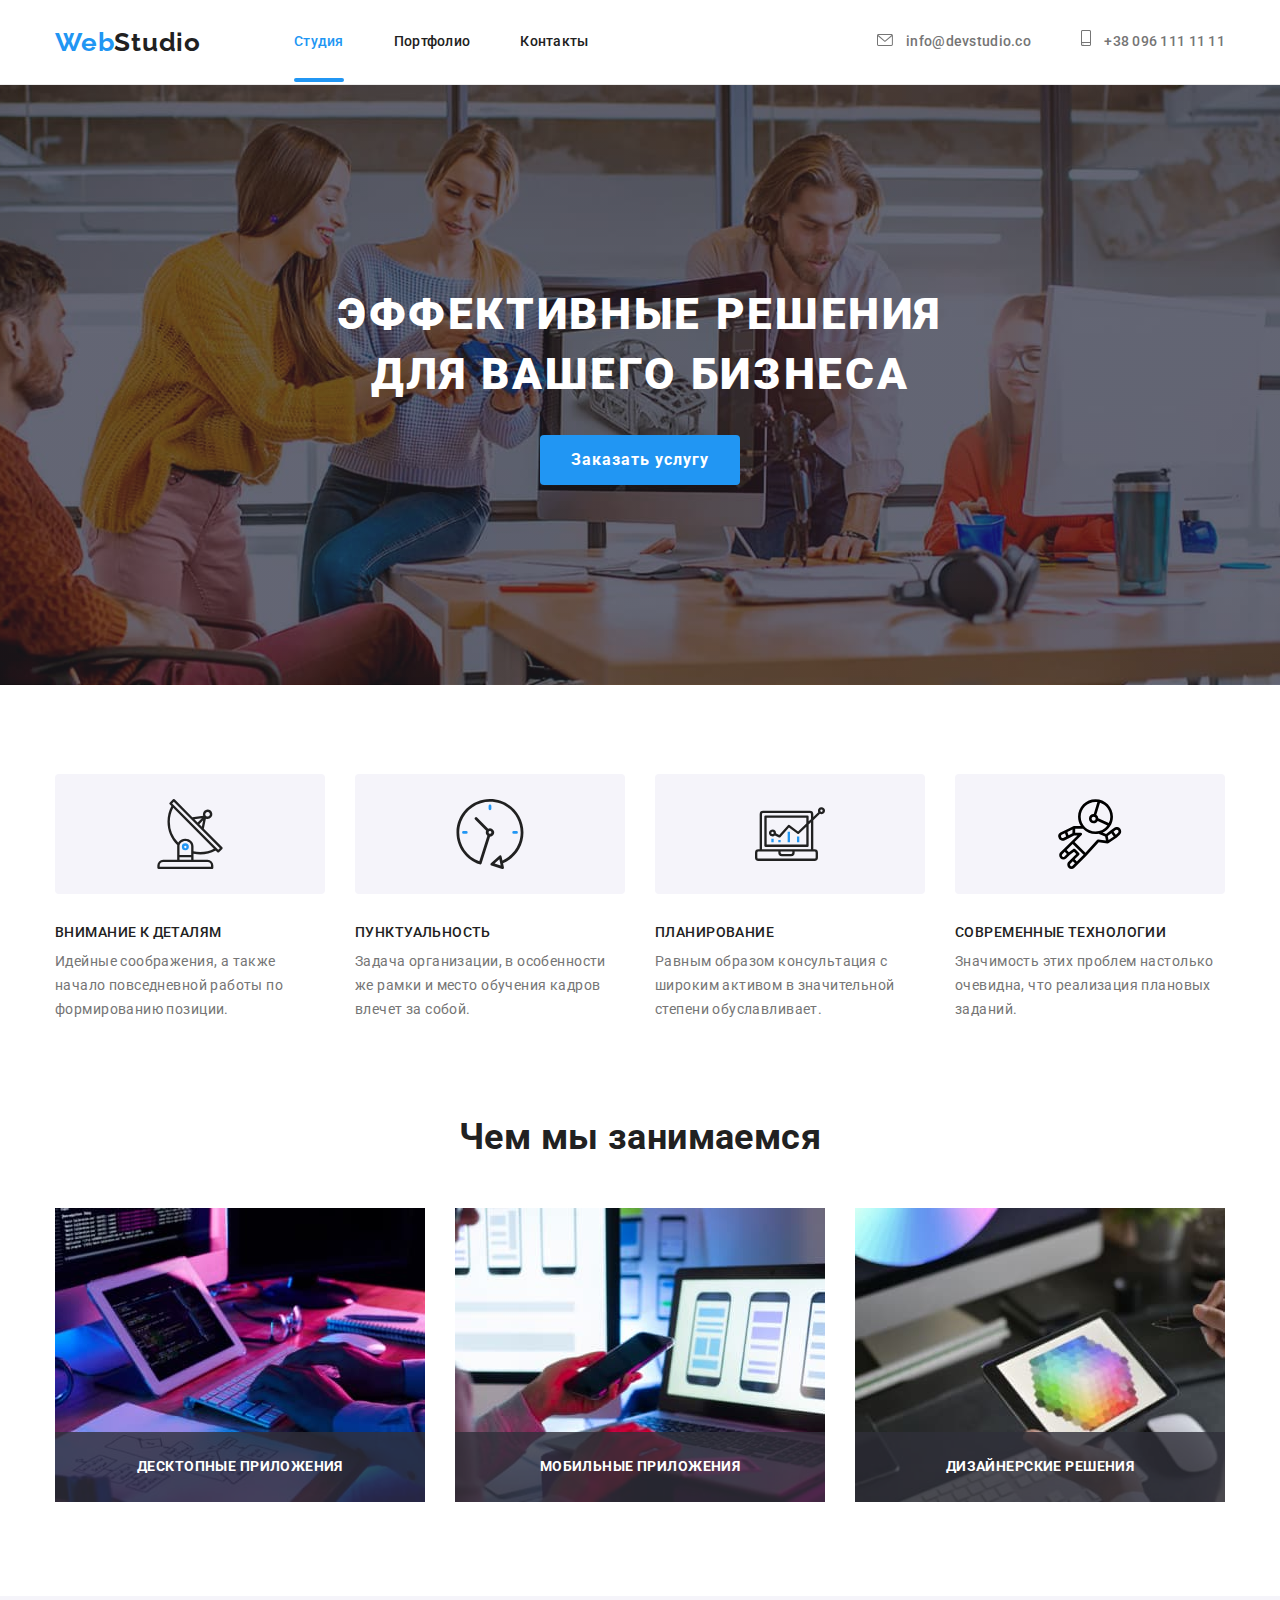
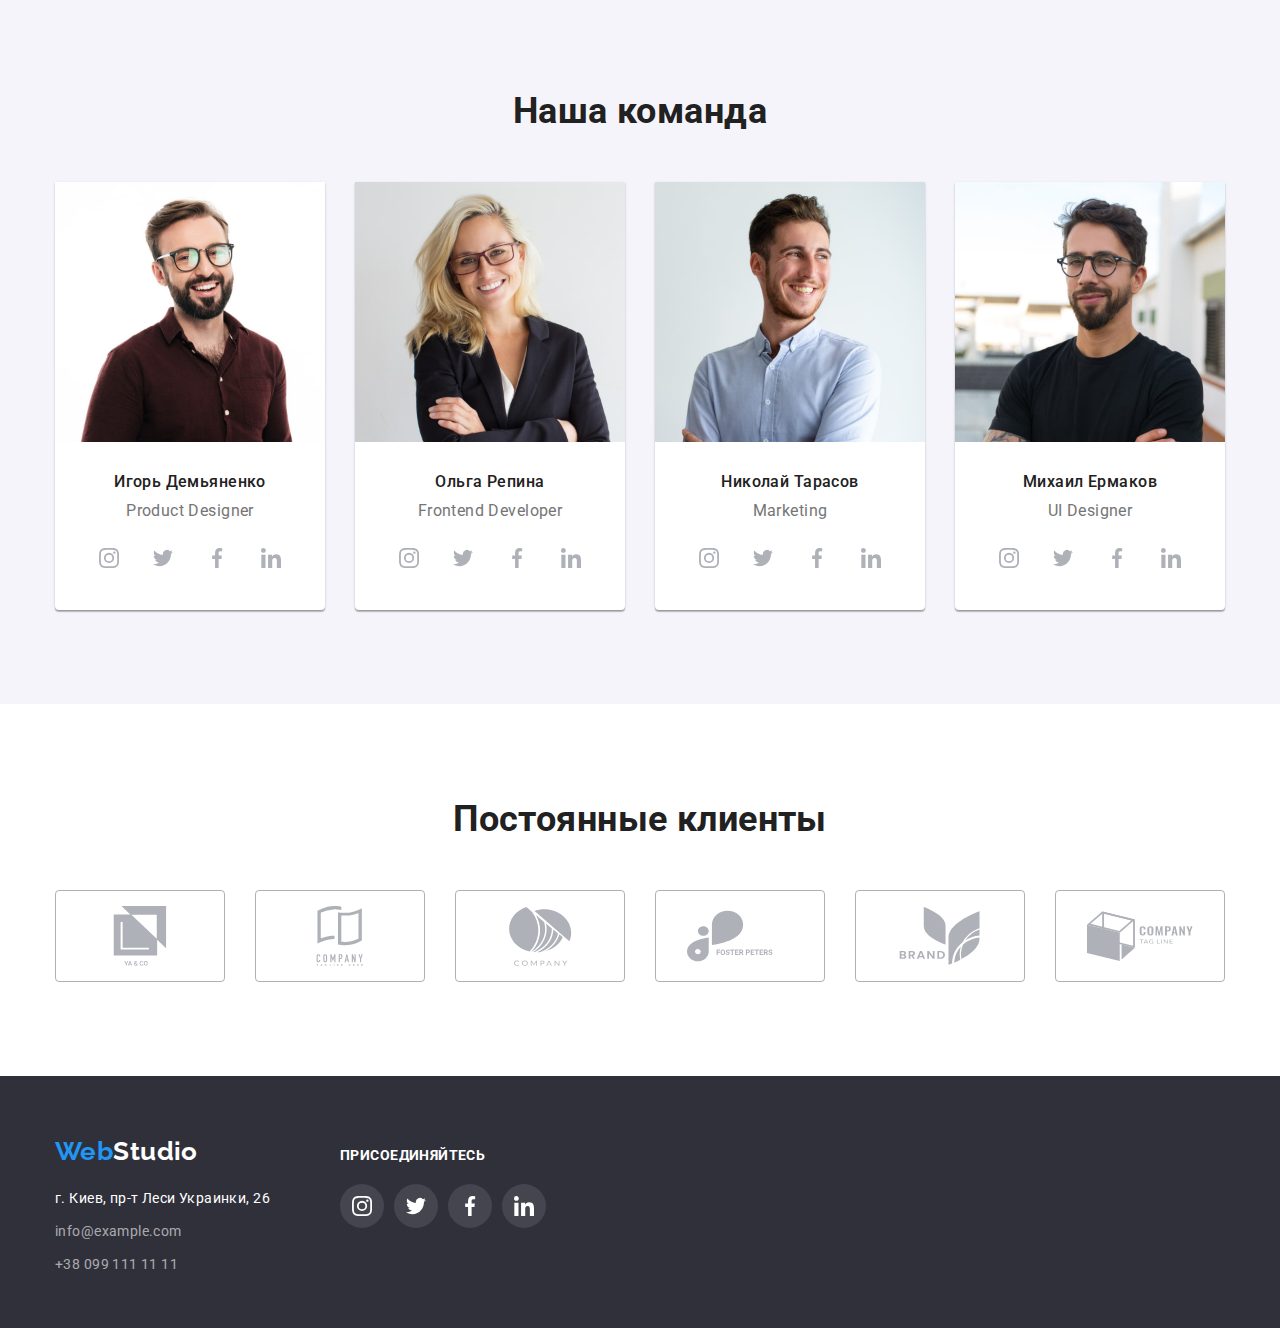
<file: index.html>
<!DOCTYPE html>
<html lang="ru">
  <head>
    <meta charset="UTF-8" />
    <meta http-equiv="X-UA-Compatible" content="IE=edge" />
    <meta name="viewport" content="width=device-width, initial-scale=1.0" />
    <title>Webstudio</title>
    <link
      rel="stylesheet"
      href="https://cdnjs.cloudflare.com/ajax/libs/modern-normalize/1.1.0/modern-normalize.min.css"
    />
    <link
      href="https://fonts.googleapis.com/css2?family=Raleway:wght@700&family=Roboto:wght@400;500;700;900&display=swap"
      rel="stylesheet"
    />
    <link rel="stylesheet" href="./css/styles.css" />
  </head>

  <body>
    <!-- шапка страницы -->
    <header class="page-header">
      <div class="container main-nav">
        <nav class="nav">
          <a href="./" class="logo"><span>Web</span>Studio</a>
          <!-- навигация по сайту -->
          <ul class="site-nav list">
            <li class="item">
              <a href="./index.html" class="link current">Студия </a>
            </li>
            <li class="item">
              <a href="./portfolio.html" class="link">Портфолио</a>
            </li>
            <li class="item"><a href="" class="link">Контакты</a></li>
          </ul>
        </nav>

        <!-- связаться c нами -->
        <ul class="contacts list">
          <li class="item">
            <a href="mailto:info@devstudio.com" class="link">
              <svg class="icon-mail" width="16px" height="12px">
                <use href="./images/symbol-defs.svg#icon-mail"></use>
              </svg>
              info@devstudio.co
            </a>
          </li>
          <li class="item">
            <a href="tel:+380961111111" class="link">
              <svg class="icon-smartphone" width="10px" height="16px">
                <use href="./images/symbol-defs.svg#icon-smartphone"></use>
              </svg>
              +38 096 111 11 11</a
            >
          </li>
        </ul>
      </div>
    </header>
    <main>
      <!-- оформление заказа -->
      <div class="order">
        <section class="section container">
          <h1 class="order-title">Эффективные решения для вашего бизнеса</h1>
          <button class="button-order" type="button"data-modal-open>Заказать услугу</button>
        </section>
      </div>
      <!-- что мы умеем -->

      <section class="section skills">
        <div class="container">
          <h2 class="visually-hidden">Что мы умеем</h2>

          <ul class="skills list">
            <li>
              <div class="skills-cards">
                <svg width="70px" height="70px">
                  <use href="./images/symbol-defs.svg#icon-antenna"></use>
                </svg>
              </div>
              <h3 class="title">Внимание к деталям</h3>
              <p class="skills-description">
                Идейные соображения, а также начало повседневной работы по
                формированию позиции.
              </p>
            </li>
            <li>
              <div class="skills-cards">
                <svg width="70px" height="70px">
                  <use href="./images/symbol-defs.svg#icon-clock"></use>
                </svg>
              </div>
              <h3 class="title">Пунктуальность</h3>
              <p class="skills-description">
                Задача организации, в особенности же рамки и место обучения
                кадров влечет за собой.
              </p>
            </li>
            <li>
              <div class="skills-cards">
                <svg width="70px" height="70px">
                  <use href="./images/symbol-defs.svg#icon-diagram"></use>
                </svg>
              </div>
              <h3 class="title">Планирование</h3>
              <p class="skills-description">
                Равным образом консультация с широким активом в значительной
                степени обуславливает.
              </p>
            </li>
            <li>
              <div class="skills-cards">
                <svg width="70px" height="70px">
                  <use href="./images/symbol-defs.svg#icon-Vector"></use>
                </svg>
              </div>
              <h3 class="title">Современные технологии</h3>
              <p class="skills-description">
                Значимость этих проблем настолько очевидна, что реализация
                плановых заданий.
              </p>
            </li>
          </ul>
        </div>
      </section>
<div class="backdrop is-hidden" data-modal>
	<div class="modal">
		<button class="button-close" data-modal-close>
			<svg width="30px" height="30px">
				<use href="./images/symbol-defs_2.svg#icon-close">\</use>
			</svg>
		</button>

	</div>
</div>
      <!-- чем мы занимаемся -->
      <section class="section work">
        <div class="container">
          <h2 class="work-title">Чем мы занимаемся</h2>
          <ul class="work-image list">
            <li>
              <div class="work-thumb">
                <img
                  src="./images/keyboard.jpg"
                  alt="десктопные приложения"
                  width="370"
                />
                <p class="text-thumb">десктопные приложения</p>
              </div>
            </li>
            <li>
              <div class="work-thumb">
                <img
                  src="./images/telephone.jpg"
                  alt="мобильные приложения"
                  width="370"
                />
                <p class="text-thumb">мобильные приложения</p>
              </div>
            </li>
            <li>
              <div class="work-thumb">
                <img
                  src="./images/planchet.jpg"
                  alt="дизайнерские решения"
                  width="370"
                />
                <p class="text-thumb">дизайнерские решения</p>
              </div>
            </li>
          </ul>
        </div>
      </section>
      <!-- наша команда -->
      <div class="team">
        <section class="section">
          <div class="container">
            <h2 class="team-title">Наша команда</h2>
            <ul class="team-worker list">
              <li>
                <div class="team-field">
                  <img
                    src="./images/team/product.jpg"
                    alt="фото product desinger "
                    width="270"
                  />
                  <div class="work-text">
                    <h3 class="worker">Игорь Демьяненко</h3>
                    <p class="text">Product Designer</p>
                    <ul class="network list">
                      <li>
                        <a href="" class="network-icon" aria-label="instagram">
                          <svg class="icon" width="20px" height="20px">
                            <use
                              href="./images/symbol-defs.svg#icon-instagram"
                            ></use>
                          </svg>
                        </a>
                      </li>
                      <li>
                        <a href="" class="network-icon" aria-label="twitter">
                          <svg class="icon" width="20px" height="20px">
                            <use
                              href="./images/symbol-defs.svg#icon-twitter"
                            ></use>
                          </svg>
                        </a>
                      </li>
                      <li>
                        <a href="" aria-label="facebook" class="network-icon">
                          <svg class="icon" width="20px" height="20px">
                            <use
                              href="./images/symbol-defs.svg#icon-facebook"
                            ></use>
                          </svg>
                        </a>
                      </li>
                      <li>
                        <a href="" class="network-icon" aria-label="linkedin">
                          <svg class="icon" width="20px" height="20px">
                            <use
                              href="./images/symbol-defs.svg#icon-linkedin"
                            ></use>
                          </svg>
                        </a>
                      </li>
                    </ul>
                  </div>
                </div>
              </li>

              <li>
                <div class="team-field">
                  <img
                    src="./images/team/frontend.jpg"
                    alt="фото Frontend Developer"
                    width="270"
                  />
                  <div class="work-text">
                    <h3 class="worker">Ольга Репина</h3>
                    <p class="text">Frontend Developer</p>
                    <ul class="network list">
                      <li>
                        <a href="" class="network-icon" aria-label="instagram">
                          <svg class="icon" width="20px" height="20px">
                            <use
                              href="./images/symbol-defs.svg#icon-instagram"
                            ></use>
                          </svg>
                        </a>
                      </li>
                      <li>
                        <a href="" class="network-icon" aria-label="twitter">
                          <svg class="icon" width="20px" height="20px">
                            <use
                              href="./images/symbol-defs.svg#icon-twitter"
                            ></use>
                          </svg>
                        </a>
                      </li>
                      <li>
                        <a href="" class="network-icon" aria-label="facebook">
                          <svg class="icon" width="20px" height="20px">
                            <use
                              href="./images/symbol-defs.svg#icon-facebook"
                            ></use>
                          </svg>
                        </a>
                      </li>
                      <li>
                        <a href="" class="network-icon" aria-label="linkedin">
                          <svg class="icon" width="20px" height="20px">
                            <use
                              href="./images/symbol-defs.svg#icon-linkedin"
                            ></use>
                          </svg>
                        </a>
                      </li>
                    </ul>
                  </div>
                </div>
              </li>
              <li>
                <div class="team-field">
                  <img
                    src="./images/team/marketing.jpg"
                    alt="фото Marketing"
                    width="270"
                  />
                  <div class="work-text">
                    <h3 class="worker">Николай Тарасов</h3>
                    <p class="text">Marketing</p>
                    <ul class="network list">
                      <li>
                        <a href="" class="network-icon" aria-label="instagram">
                          <svg class="icon" width="20px" height="20px">
                            <use
                              href="./images/symbol-defs.svg#icon-instagram"
                            ></use>
                          </svg>
                        </a>
                      </li>
                      <li>
                        <a href="" class="network-icon" aria-label="twitter">
                          <svg class="icon" width="20px" height="20px">
                            <use
                              href="./images/symbol-defs.svg#icon-twitter"
                            ></use>
                          </svg>
                        </a>
                      </li>
                      <li>
                        <a href="" class="network-icon">
                          <svg
                            class="icon"
                            width="20px"
                            height="20px"
                            aria-label="facebook"
                          >
                            <use
                              href="./images/symbol-defs.svg#icon-facebook"
                            ></use>
                          </svg>
                        </a>
                      </li>
                      <li>
                        <a href="" class="network-icon" aria-label="linkedin">
                          <svg class="icon" width="20px" height="20px">
                            <use
                              href="./images/symbol-defs.svg#icon-linkedin"
                            ></use>
                          </svg>
                        </a>
                      </li>
                    </ul>
                  </div>
                </div>
              </li>
              <li>
                <div class="team-field">
                  <img
                    src="./images/team/ui.jpg"
                    alt="фото UI desinger"
                    width="270"
                  />
                  <div class="work-text">
                    <h3 class="worker">Михаил Ермаков</h3>
                    <p class="text">UI Designer</p>
                    <ul class="network list">
                      <li>
                        <a href="" class="network-icon" aria-label="instagram">
                          <svg class="icon" width="20px" height="20px">
                            <use
                              href="./images/symbol-defs.svg#icon-instagram"
                            ></use>
                          </svg>
                        </a>
                      </li>
                      <li>
                        <a href="" class="network-icon" aria-label="twitter">
                          <svg class="icon" width="20px" height="20px">
                            <use
                              href="./images/symbol-defs.svg#icon-twitter"
                            ></use>
                          </svg>
                        </a>
                      </li>
                      <li>
                        <a href="" class="network-icon" aria-label="facebook">
                          <svg class="icon" width="20px" height="20px">
                            <use
                              href="./images/symbol-defs.svg#icon-facebook"
                            ></use>
                          </svg>
                        </a>
                      </li>
                      <li>
                        <a href="" class="network-icon" aria-label="linkedin">
                          <svg class="icon" width="20px" height="20px">
                            <use
                              href="./images/symbol-defs.svg#icon-linkedin"
                            ></use>
                          </svg>
                        </a>
                      </li>
                    </ul>
                  </div>
                </div>
              </li>
            </ul>
          </div>
        </section>
      </div>
      <!-- постоянные клиенты -->
      <section class="section">
        <div class="container">
          <h2 class="title-clients">Постоянные клиенты</h2>
          <ul class="standing-client list">
            <li>
              <a href="#" class="icon-company">
                <svg class="icon-client" width="106px" height="60px">
                  <use href="./images/symbol-defs.svg#icon-Union"></use>
                </svg>
              </a>
            </li>
            <li>
              <a href="#" class="icon-company">
                <svg class="icon-client" width="106px" height="60px">
                  <use href="./images/symbol-defs.svg#icon-company"></use>
                </svg>
              </a>
            </li>
            <li>
              <a href="#" class="icon-company">
                <svg class="icon-client" width="106px" height="60px">
                  <use href="./images/symbol-defs.svg#icon-Object"></use>
                </svg>
              </a>
            </li>
            <li>
              <a href="#" class="icon-company">
                <svg class="icon-client" width="106px" height="60px">
                  <use href="./images/symbol-defs.svg#icon-foster-peters"></use>
                </svg>
              </a>
            </li>
            <li>
              <a href="#" class="icon-company">
                <svg class="icon-client" width="106px" height="60px">
                  <use href="./images/symbol-defs.svg#icon-brand"></use>
                </svg>
              </a>
            </li>
            <li>
              <a href="3" class="icon-company">
                <svg class="icon-client" width="106px" height="60px">
                  <use href="./images/symbol-defs.svg#icon-company-2"></use>
                </svg>
              </a>
            </li>
          </ul>
        </div>
      </section>
    </main>
    <footer class="footer">
      <div class="container footer-flex">
        <div>
          <a href="index.html" class="logo-footer"
            ><span class="footer-logo">Web</span>Studio</a
          >
          <address>
            <ul class="address list">
              <li class="address-map">
                <a
                  href="https://www.google.com.ua/maps/"
                  target="_blank"
                  rel="noopener noreferrer"
                  >г. Киев, пр-т Леси Украинки, 26</a
                >
              </li>
              <li class="address-mail">
                <a href="mailto:info@example.com">info@example.com</a><br />
              </li>
              <li class="address-phone">
                <a href="tel:+380991111111">+38 099 111 11 11</a>
              </li>
            </ul>
          </address>
        </div>
        <div class="join">
          <p class="join-title">присоединяйтесь</p>
          <ul class="sohial list">
            <li>
              <a href="" class="network-footer" aria-label="instagram">
                <svg class="icon" width="20px" height="20px">
                  <use href="./images/symbol-defs.svg#icon-instagram"></use>
                </svg>
              </a>
            </li>
            <li>
              <a href="" class="network-footer" aria-label="twitter">
                <svg class="icon" width="20px" height="20px">
                  <use href="./images/symbol-defs.svg#icon-twitter"></use>
                </svg>
              </a>
            </li>
            <li>
              <a href="" class="network-footer">
                <svg
                  class="icon"
                  width="20px"
                  height="20px"
                  aria-label="facebook"
                >
                  <use href="./images/symbol-defs.svg#icon-facebook"></use>
                </svg>
              </a>
            </li>
            <li>
              <a href="" class="network-footer">
                <svg
                  class="icon"
                  width="20px"
                  height="20px"
                  aria-label="linkedin"
                >
                  <use href="./images/symbol-defs.svg#icon-linkedin"></use>
                </svg>
              </a>
            </li>
          </ul>
        </div>
      </div>
    </footer>
	<script src="./modal.js"></script>
  </body>
</html>
</file>
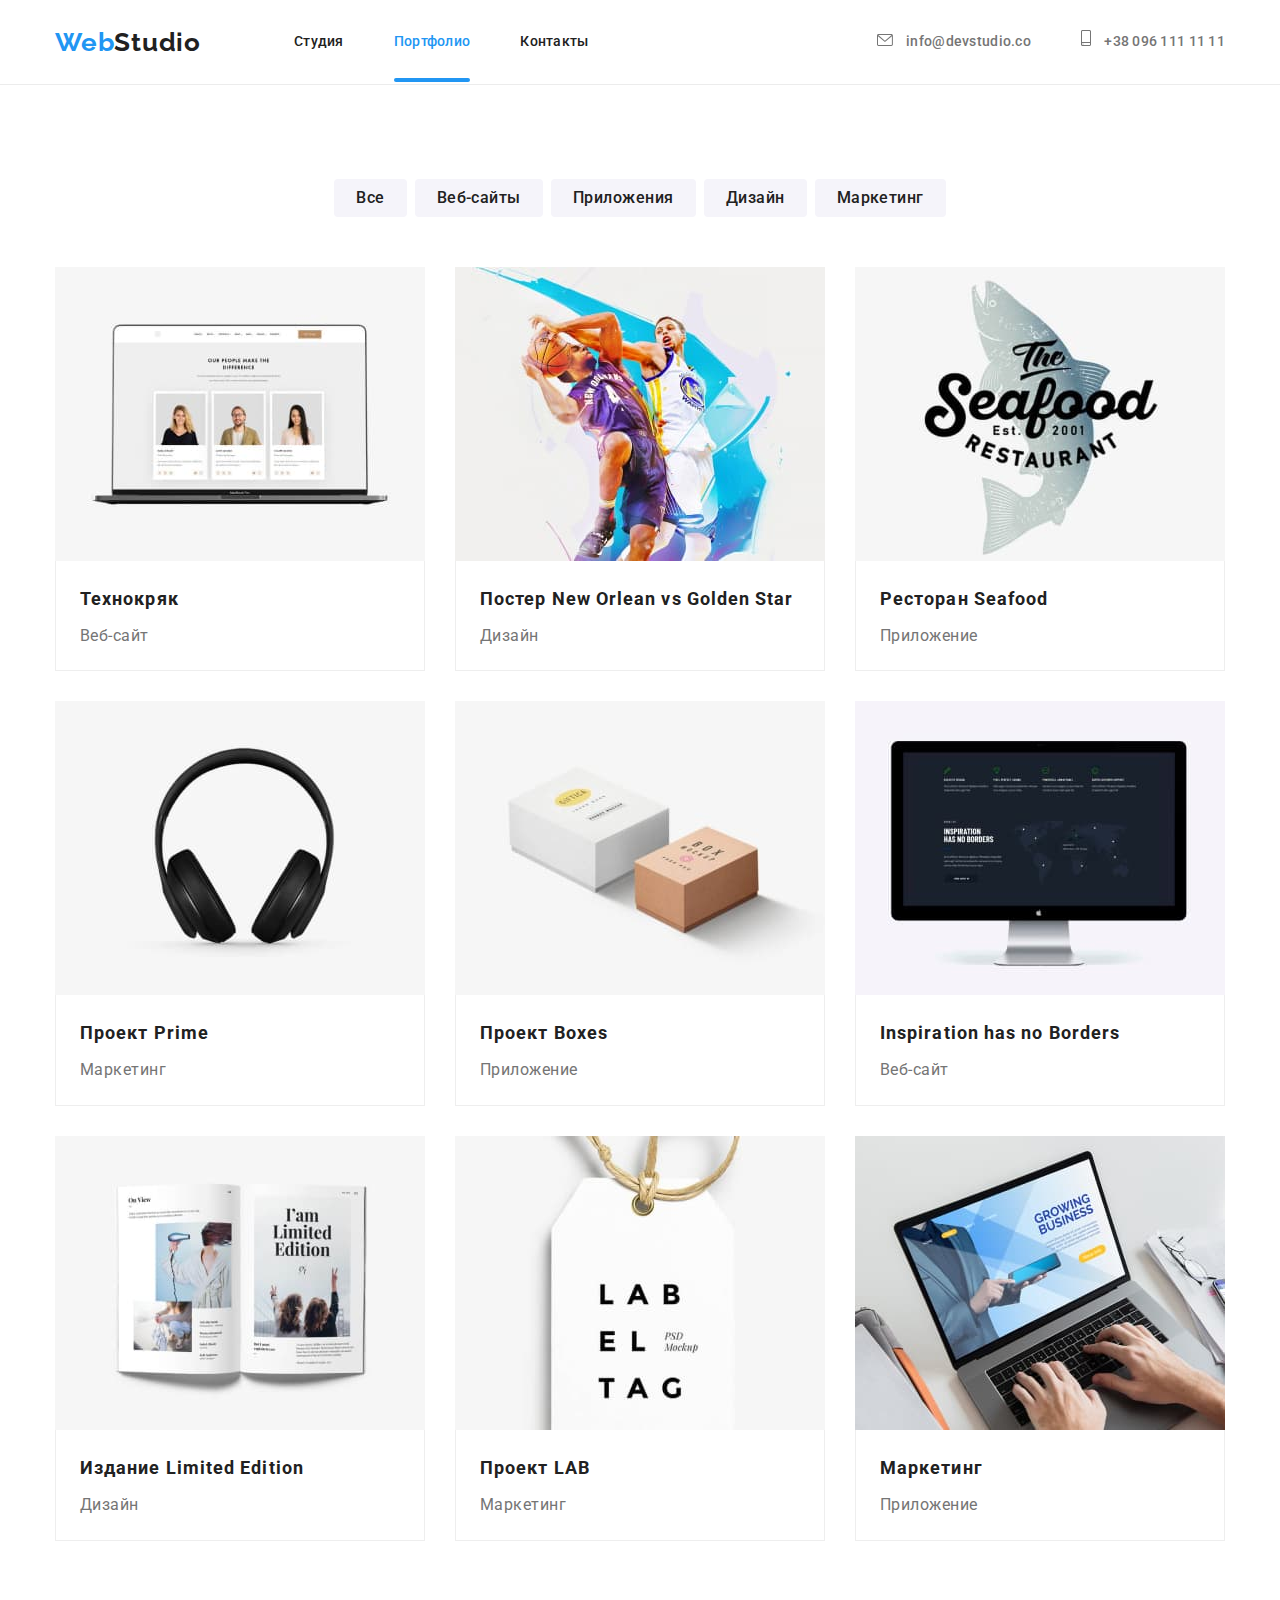
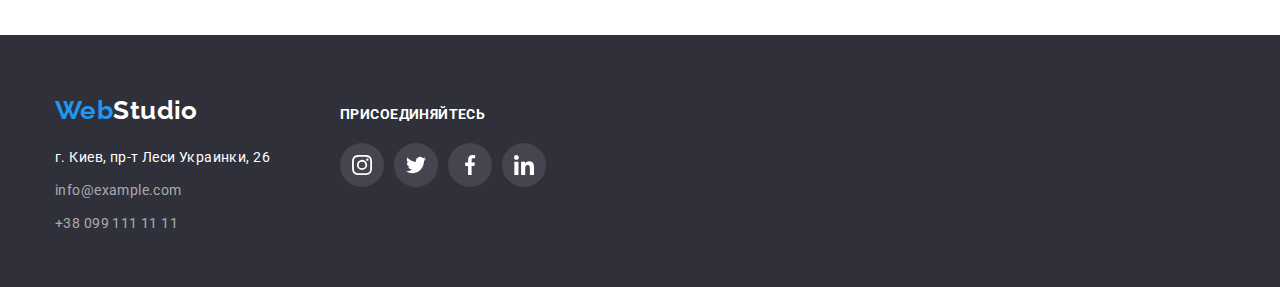
<file: portfolio.html>
<!DOCTYPE html>
<html lang="ru">
  <head>
    <meta charset="UTF-8" />
    <meta http-equiv="X-UA-Compatible" content="IE=edge" />
    <meta name="viewport" content="width=device-width, initial-scale=1.0" />
    <title>Portfolio</title>
    <link
      rel="stylesheet"
      href="https://cdnjs.cloudflare.com/ajax/libs/modern-normalize/1.1.0/modern-normalize.min.css"
    />
    <link
      href="https://fonts.googleapis.com/css2?family=Raleway:wght@700&family=Roboto:wght@400;500;700;900&display=swap"
      rel="stylesheet"
    />
    <link rel="stylesheet" href="./css/styles.css" />
  </head>
  <body>
    <!-- шапка страницы -->
    <header class="page-header">
      <div class="container main-nav">
        <nav class="nav">
          <a href="./" class="logo"><span>Web</span>Studio</a>
          <!-- навигация по сайту -->
          <ul class="site-nav list">
            <li class="item">
              <a href="./index.html" class="link">Студия </a>
            </li>
            <li class="item">
              <a href="./portfolio.html" class="link current">Портфолио</a>
            </li>
            <li class="item"><a href="" class="link">Контакты</a></li>
          </ul>
        </nav>
        <!-- связаться c нами -->
        <ul class="contacts list">
          <li class="item">
            <a href="mailto:info@devstudio.com" class="link">
              <svg class="icon-mail" width="16px" height="12px">
                <use href="./images/symbol-defs.svg#icon-mail"></use>
              </svg>
              info@devstudio.co
            </a>
          </li>
          <li class="item">
            <a href="tel:+380961111111" class="link">
              <svg class="icon-smartphone" width="10px" height="16px">
                <use href="./images/symbol-defs.svg#icon-smartphone"></use>
              </svg>
              +38 096 111 11 11</a
            >
          </li>
        </ul>
      </div>
    </header>
    <main>
      <!-- Наши работы -->
      <section class="section">
        <div class="container">
          <h1 class="visually-hidden">Наши работы</h1>
          <ul class="operation list">
            <li><button class="action" type="button">Все</button></li>
            <li><button class="action" type="button">Веб-сайты</button></li>
            <li><button class="action" type="button">Приложения</button></li>
            <li><button class="action" type="button">Дизайн</button></li>
            <li><button class="action" type="button">Маркетинг</button></li>
          </ul>
          <ul class="project list">
            <li class="project-li">
              <a href="#" class="project-a">
                <div class="project-overlay">
                  <img
                    src="./images/portfolio/laptop.jpg"
                    alt="ноутбук"
                    width="370"
                  />
                  <div class="overlay-thumb">
                    <p class="title-overlay">
                      Ресурс предлагает комплексные предложения с разным уровнем
                      функционала и сервисов. Все это позволит посетителю
                      получить исчерпывающие сведения о компании или частном
                      лице.
                    </p>
                  </div>
                </div>
                <div class="project-portfolio">
                  <h2 class="name-project">Технокряк</h2>
                  <p class="project-type">Веб-сайт</p>
                </div>
              </a>
            </li>
            <li class="project-li">
              <a href="" class="project-a">
                <div class="project-overlay">
                  <img
                    src="./images/portfolio/basketballer.jpg"
                    alt="два баскетболиста"
                    width="370"
                  />
                  <div class="overlay-thumb">
                    <p class="title-overlay">
                      Ресурс предлагает комплексные предложения с разным уровнем
                      функционала и сервисов. Все это позволит посетителю
                      получить исчерпывающие сведения о компании или частном
                      лице.
                    </p>
                  </div>
                </div>
                <div class="project-portfolio">
                  <h2 class="name-project">Постер New Orlean vs Golden Star</h2>
                  <p class="project-type">Дизайн</p>
                </div>
              </a>
            </li>
            <li class="project-li">
              <a href="#"class="project-a">
                <div class="project-overlay">
                  <img
                    src="./images/portfolio/seafood.jpg"
                    alt="рыба"
                    width="370"
                  />
                  <div class="overlay-thumb">
                    <p class="title-overlay">
                      Ресурс предлагает комплексные предложения с разным уровнем
                      функционала и сервисов. Все это позволит посетителю
                      получить исчерпывающие сведения о компании или частном
                      лице.
                    </p>
                  </div>
                </div>
                <div class="project-portfolio">
                  <h2 class="name-project">Ресторан Seafood</h2>
                  <p class="project-type">Приложение</p>
                </div>
              </a>
            </li>
            <li class="project-li">
              <a href=""class="project-a">
                <div class="project-overlay">
                  <img
                    src="./images/portfolio/headphones.jpg"
                    alt="наушники"
                    width="370"
                  />
                  <div class="overlay-thumb">
                    <p class="title-overlay">
                      Ресурс предлагает комплексные предложения с разным уровнем
                      функционала и сервисов. Все это позволит посетителю
                      получить исчерпывающие сведения о компании или частном
                      лице.
                    </p>
                  </div>
                </div>
                <div class="project-portfolio">
                  <h2 class="name-project">Проект Prime</h2>
                  <p class="project-type">Маркетинг</p>
                </div>
              </a>
            </li>
            <li class="project-li">
              <a href="#"class="project-a">
                <div class="project-overlay">
                  <img
                    src="./images/portfolio/boxes.jpg"
                    alt="две коробки"
                    width="370"
                  />
                  <div class="overlay-thumb">
                    <p class="title-overlay">
                      Ресурс предлагает комплексные предложения с разным уровнем
                      функционала и сервисов. Все это позволит посетителю
                      получить исчерпывающие сведения о компании или частном
                      лице.
                    </p>
                  </div>
                </div>
                <div class="project-portfolio">
                  <h2 class="name-project">Проект Boxes</h2>
                  <p class="project-type">Приложение</p>
                </div>
              </a>
            </li>
            <li class="project-li">
              <a href="#"class="project-a">
                <div class="project-overlay">
                  <img
                    src="./images/portfolio/monitor.jpg"
                    alt="монитор"
                    width="370"
                  />
                  <div class="overlay-thumb">
                    <p class="title-overlay">
                      Ресурс предлагает комплексные предложения с разным уровнем
                      функционала и сервисов. Все это позволит посетителю
                      получить исчерпывающие сведения о компании или частном
                      лице.
                    </p>
                  </div>
                </div>
                <div class="project-portfolio">
                  <h2 class="name-project">Inspiration has no Borders</h2>
                  <p class="project-type">Веб-сайт</p>
                </div>
              </a>
            </li>
            <li class="project-li">
              <a href="#"class="project-a">
                <div class="project-overlay">
                  <img
                    src="./images/portfolio/magazine.jpg"
                    alt="журнал"
                    width="370"
                  />
                  <div class="overlay-thumb">
                    <p class="title-overlay">
                      Ресурс предлагает комплексные предложения с разным уровнем
                      функционала и сервисов. Все это позволит посетителю
                      получить исчерпывающие сведения о компании или частном
                      лице.
                    </p>
                  </div>
                </div>
                <div class="project-portfolio">
                  <h2 class="name-project">Издание Limited Edition</h2>
                  <p class="project-type">Дизайн</p>
                </div>
              </a>
            </li>
            <li class="project-li">
              <a href="#"class="project-a">
                <div class="project-overlay">
                  <img
                    src="./images/portfolio/label.jpg"
                    alt="ярлык"
                    width="370"
                  />
                  <div class="overlay-thumb">
                    <p class="title-overlay">
                      Ресурс предлагает комплексные предложения с разным уровнем
                      функционала и сервисов. Все это позволит посетителю
                      получить исчерпывающие сведения о компании или частном
                      лице.
                    </p>
                  </div>
                </div>
                <div class="project-portfolio">
                  <h2 class="name-project">Проект LAB</h2>
                  <p class="project-type">Маркетинг</p>
                </div>
              </a>
            </li>
            <li class="project-li">
              <a href="#"class="project-a">
                <div class="project-overlay">
                  <img
                    src="./images/portfolio/hands.jpg"
                    alt="руки на ноутбуке"
                    width="370"
                  />
                  <div class="overlay-thumb">
                    <p class="title-overlay">
                      Ресурс предлагает комплексные предложения с разным уровнем
                      функционала и сервисов. Все это позволит посетителю
                      получить исчерпывающие сведения о компании или частном
                      лице.
                    </p>
                  </div>
                </div>
                <div class="project-portfolio">
                  <h2 class="name-project">Маркетинг</h2>
                  <p class="project-type">Приложение</p>
                </div>
              </a>
            </li>
          </ul>
        </div>
      </section>
    </main>
    <footer class="footer">
      <div class="container footer-flex">
        <div>
          <a href="index.html" class="logo-footer"
            ><span class="footer-logo">Web</span>Studio</a
          >
          <address>
            <ul class="address list">
              <li class="address-map">
                <a
                  href="https://www.google.com.ua/maps/"
                  target="_blank"
                  rel="noopener noreferrer"
                  >г. Киев, пр-т Леси Украинки, 26</a
                >
              </li>
              <li class="address-mail">
                <a href="mailto:info@example.com">info@example.com</a><br />
              </li>
              <li class="address-phone">
                <a href="tel:+380991111111">+38 099 111 11 11</a>
              </li>
            </ul>
          </address>
        </div>
        <div class="join">
          <p class="join-title">присоединяйтесь</p>
          <ul class="sohial list">
            <li>
              <a href="" class="network-footer">
                <svg class="icon" width="20px" height="20px">
                  <use href="./images/symbol-defs.svg#icon-instagram"></use>
                </svg>
              </a>
            </li>
            <li>
              <a href="" class="network-footer">
                <svg class="icon" width="20px" height="20px">
                  <use href="./images/symbol-defs.svg#icon-twitter"></use>
                </svg>
              </a>
            </li>
            <li>
              <a href="" class="network-footer">
                <svg class="icon" width="20px" height="20px">
                  <use href="./images/symbol-defs.svg#icon-facebook"></use>
                </svg>
              </a>
            </li>
            <li>
              <a href="" class="network-footer">
                <svg class="icon" width="20px" height="20px">
                  <use href="./images/symbol-defs.svg#icon-linkedin"></use>
                </svg>
              </a>
            </li>
          </ul>
        </div>
      </div>
    </footer>
  </body>
</html>
</file>
<file: css/styles.css>
/* основной цвет фона: #E5E5E5 */
/* дополнителный цвет фона :rgba(47, 48, 58, 1) */
/* вспомогательный цвет фона:F5F4FA# */
/* цвет акцента : rgba(33, 150, 243, 1)*/
/* белый цвет:rgba(255, 255, 255, 1) */
/* основной цвет текста:#757575 */
/* дополнительный цвет текста:#212121 */

:root {
  --primary-text-color: #757575;
  --title-text-color: #212121;
  --accent-color: #2196f3;
  --white-color: #ffffff;
  --footer-color: rgba(255, 255, 255, 0.6);
  --background-collor-footer: #2f303a;
  --supporting-background-collor: #f5f4fa;
  --background-collor-button: rgba(245, 244, 250, 1);
  --icon-color: #afb1b8;
}

body {
  background-color: var(--white-color);
  font-family: Roboto, sans-serif;
  color: var(--primary-text-color);
  letter-spacing: 0.03em;
  font-size: 14px;
  line-height: 1.71;
}
h1,
h2,
h3,
p {
  margin: 0;
  padding: 0;
}
img {
  display: block;
}

.container {
  width: 1200px;
  padding-left: 15px;
  padding-right: 15px;
  margin: 0 auto;
  /* outline: 2px solid tomato; */
}

.section {
  padding: 94px 0;
}

.list {
  list-style: none;
  margin: 0;
  padding: 0;
}
/* оформление шапки страницы */
.page-header {
  background-color: var(--white-color);
  border-bottom: 1px solid #ececec;
}

.main-nav,
.nav {
  display: flex;
  align-items: center;
}
.logo {
  color: var(--title-text-color);
  font-family: Raleway, sans-serif;
  font-weight: 700;
  font-size: 26px;
  line-height: 1.19;
  letter-spacing: 0.03em;
  padding-top: 23px;
  padding-bottom: 22px;
}
.logo span {
  color: var(--accent-color);
}
/*оформление навигации сайта */
a {
  text-decoration: none;
}

.site-nav {
  display: flex;
  margin-left: 93px;
}
/* .site-nav .item{outline: 2px solid tomato;} */
.site-nav .item:not(:last-child) {
  margin-right: 50px;
}

.site-nav .link {
  color: var(--title-text-color);
  font-weight: 500;
  font-size: 14px;
  line-height: 1.14;
  letter-spacing: 0.02em;
  display: block;
  padding-top: 32px;
  padding-bottom: 32px;
  transition: color 250ms cubic-bezier(0.4, 0, 0.2, 1);
}
.link.current {
  position: relative;
}
.link.current::after {
  display: block;
  content: " ";
  width: 100%;
  height: 4px;
  background-color: var(--accent-color);
  border-radius: 2px;
  position: absolute;
  bottom: 0;
  left: 0;
  /* opacity: 0;
   transition: opacity 250ms cubic-bezier(0.4, 0, 0.2, 1); */
}
/* .link.current:hover:after,.link.current:focus:after{
	opacity: 1;
	
} */
.site-nav .link:hover,
.site-nav .link:focus {
  color: var(--accent-color);
}
.site-nav .link.current {
  color: var(--accent-color);
}

/* оформление контактов в шапке */
.contacts {
  margin-left: auto;
  padding-top: 30px;
  padding-bottom: 30px;
}
.contacts.list {
  display: flex;
}
.contacts .item + .item {
  margin-left: 50px;
}
.contacts .link {
  color: var(--primary-text-color);
  font-weight: 500;
  font-size: 14px;
  line-height: 1.14;
  letter-spacing: 0.02em;
  transition: color 250ms cubic-bezier(0.4, 0, 0.2, 1);
}

.contacts .link:hover,
.contacts .link:focus {
  color: var(--accent-color);
}
.icon-mail {
  fill: currentColor;
  margin-right: 10px;
}

.icon-smartphone {
  fill: currentColor;
  margin-right: 10px;
}

/* оформление заказа */
.order {
  max-width: 1600px;
  margin-left: auto;
  margin-right: auto;
  background-color: var(--background-collor-footer);
  background-image: linear-gradient(
      to right,
      rgba(47, 48, 58, 0.4),
      rgba(47, 48, 58, 0.4)
    ),
    url(../images/overlay\ img.jpg);
  background-repeat: no-repeat;
  background-size: cover;
  background-position: center;
}
.section.container {
  padding-top: 200px;
  padding-bottom: 200px;
  text-align: center;
}
.order-title {
  color: var(--white-color);
  font-weight: 900;
  font-size: 44px;
  line-height: 1.36;
  text-transform: uppercase;
  letter-spacing: 0.06em;
  max-width: 696px;
  text-align: center;
  margin: 0 auto;
}

.button-order {
  background-color: var(--accent-color);
  color: var(--white-color);
  font-family: inherit;
  font-size: 16px;
  font-weight: 700;
  line-height: 1.87;
  display: inline-block;
  letter-spacing: 0.06em;
  border-color: var(--accent-color);
  border-radius: 4px;
  border: none;
  cursor: pointer;
  margin-top: 30px;
  width: 200px;
  height: 50px;
}

/* оформление что мы умееем */

.skills-cards {
  display: flex;
  align-items: center;
  justify-content: center;
  width: 270px;
  height: 120px;
  margin-bottom: 30px;
  background-color: var(--supporting-background-collor);
  border-radius: 4px;
}

.section.skills {
  padding-top: 89px;
  padding-bottom: 0;
}

.visually-hidden {
  position: absolute;
  white-space: nowrap;
  width: 1px;
  height: 1px;
  overflow: hidden;
  border: 0;
  padding: 0;
  clip: rect(0 0 0 0);
  clip-path: inset(50%);
  margin: -1px;
}

.skills {
  display: flex;
}

.skills li:not(:last-child) {
  margin-right: 30px;
}

.title {
  color: var(--title-text-color);
  font-weight: 500;
  font-size: 14px;
  line-height: 1.17;
  text-transform: uppercase;
}
.skills-description {
  max-width: 270px;
  margin-top: 10px;
}
/* чем мы занимаемся  */

.work-title {
  color: var(--title-text-color);
  font-weight: 700;
  font-size: 36px;
  line-height: 1.17;
  text-align: center;
  margin-bottom: 50px;
}
.work-image {
  display: flex;
  gap: 30px;
}
.work-thumb {
  position: relative;
}
.text-thumb {
  font-weight: 700;
  line-height: 1.14;
  text-align: center;
  text-transform: uppercase;
  color: var(--white-color);
  padding-top: 27px;
  padding-bottom: 27px;
  height: 70px;
  width: 100%;
  background-color: rgba(47, 48, 58, 0.8);
  position: absolute;
  bottom: 0;
}
/* оформление наша команда */
.team {
  background-color: #f5f4fa;
}
.team-worker {
  display: flex;
  gap: 30px;
}
.team-title {
  color: var(--title-text-color);
  font-weight: 700;
  font-size: 36px;
  line-height: 1.17;
  text-align: center;
  margin-bottom: 50px;
}
.team-field {
  background-color: var(--white-color);
  box-shadow: 0px 1px 3px rgba(0, 0, 0, 0.12), 0px 1px 1px rgba(0, 0, 0, 0.14),
    0px 2px 1px rgba(0, 0, 0, 0.2);
  border-radius: 0px 0px 4px 4px;
}
.work-text {
  text-align: center;
  padding-top: 30px;
  padding-bottom: 30px;
}
.worker {
  color: var(--title-text-color);
  font-weight: 500;
  font-size: 16px;
  line-height: 1.19;
}
.text {
  font-size: 16px;
  line-height: 1.19;
  margin-top: 10px;
}
.network {
  display: flex;
  padding-left: 32px;
  padding-right: 32px;
  margin-top: 16px;
}
.network li:not(:last-child) {
  margin-right: 10px;
}
.network-icon {
  display: flex;
  justify-content: center;
  align-items: center;
  width: 44px;
  height: 44px;
  border-radius: 50px;
  background-color: var(--white-color);
  color: var(--icon-color);
  transition: background-color 250ms cubic-bezier(0.4, 0, 0.2, 1),
    color 250ms cubic-bezier(0.4, 0, 0.2, 1);
}
.icon {
  fill: currentColor;
}
.network-icon:hover,
.network-icon:focus {
  background-color: var(--accent-color);
  color: var(--white-color);
}

.title-clients {
  color: var(--title-text-color);
  font-weight: 700;
  font-size: 36px;
  line-height: 1.17;
  text-align: center;
}
.standing-client {
  display: flex;
  margin-top: 50px;
}
.standing-client li:not(:last-child) {
  margin-right: 30px;
}
.icon-company {
  display: flex;
  justify-content: center;
  align-items: center;
  width: 170px;
  height: 92px;
  border: 1px solid #afb1b8;
  border-radius: 4px;
  color: var(--icon-color);
  transition: border-color 250ms cubic-bezier(0.4, 0, 0.2, 1),
    color 250ms cubic-bezier(0.4, 0, 0.2, 1);
}
.icon-company:hover,
.icon-company:focus {
  border-color: var(--accent-color);
  color: var(--accent-color);
}

.icon-client {
  fill: currentColor;
}

.footer {
  background-color: #2f303a;
  height: 252px;
  padding-top: 60px;
  padding-bottom: 60px;
}

.logo-footer {
  display: block;
  color: var(--white-color);
  font-family: Raleway, sans-serif;
  font-weight: 700;
  font-size: 26px;
  line-height: 1.19;
  text-decoration: none;
  margin-bottom: 20px;
}
.logo-footer .footer-logo {
  color: var(--accent-color);
}
.address {
  font-style: normal;
  font-weight: 400;
  font-size: 14px;
  line-height: 1.71;
  letter-spacing: 0.03em;
}
.address a {
  color: var(--white-color);
  transition: color 250ms cubic-bezier(0.4, 0, 0.2, 1);
}
.address-mail a {
  color: var(--footer-color);
  transition: color 250ms cubic-bezier(0.4, 0, 0.2, 1);
}
.address-mail a:hover,
.address-mail a:focus {
  color: var(--accent-color);
}
.address-phone a {
  color: var(--footer-color);
  transition: color 250ms cubic-bezier(0.4, 0, 0.2, 1);
}
.address-phone a:hover,
.address-phone a:focus {
  color: var(--accent-color);
}
.address-map,
.address-mail,
.address-phone {
  display: block;
}
.address-map,
.address-mail {
  margin-bottom: 9px;
}

.footer-flex {
  display: flex;
  align-items: baseline;
}
.join-title {
  text-transform: uppercase;
  color: var(--white-color);
  line-height: 1.14;
  font-weight: 700;
  margin-left: 70px;
}

.sohial {
  display: flex;
  margin-left: 70px;
  margin-top: 20px;
}

.sohial li:not(:last-child) {
  margin-right: 10px;
}
.network-footer {
  display: flex;
  justify-content: center;
  align-items: center;
  width: 44px;
  height: 44px;
  border-radius: 50px;
  background: rgba(255, 255, 255, 0.1);
  color: var(--white-color);
  transition: background-color 250ms cubic-bezier(0.4, 0, 0.2, 1);
}
.icon {
  fill: currentColor;
}

.network-footer:hover,
.network-footer:focus {
  background-color: var(--accent-color);
}

/* разметка страницы портфолио  раздела main*/
.operation {
  display: flex;
  justify-content: center;
  margin-bottom: 50px;
}
.action {
  font-weight: 500;
  font-size: 16px;
  line-height: 1.6;
  text-align: center;
  letter-spacing: 0.03em;
  color: var(--title-text-color);
  background-color: var(--background-collor-button);
  border-radius: 4px;
  cursor: pointer;
  border-color: var(--background-collor-button);
  border: none;
  padding: 6px 22px;
  transition: color 250ms cubic-bezier(0.4, 0, 0.2, 1),
    background-color 250ms cubic-bezier(0.4, 0, 0.2, 1),
    border-color 250ms cubic-bezier(0.4, 0, 0.2, 1),
    box-shadow 250ms cubic-bezier(0.4, 0, 0.2, 1);
}
.action:hover,
.action:focus {
  color: var(--white-color);
  background-color: var(--accent-color);
  border-color: var(--accent-color);
  box-shadow: 0px 3px 1px rgba(0, 0, 0, 0.1), 0px 1px 2px rgba(0, 0, 0, 0.08),
    0px 2px 2px rgba(0, 0, 0, 0.12);
}
.operation li:not(:last-child) {
  margin-right: 8px;
}
.project {
  display: flex;
  flex-wrap: wrap;
  /* background-color: teal; */
}
.project-li {
  margin-right: 30px;
  margin-bottom: 30px;
	transition: box-shadow 250ms cubic-bezier(0.4, 0, 0.2, 1);
}
.project-a {
	display: block;
transition: box-shadow 250ms cubic-bezier(0.4, 0, 0.2, 1)
}
.project-a:hover,
.project-a:focus {
  box-shadow: 0px 1px 1px rgba(0, 0, 0, 0.12), 0px 4px 4px rgba(0, 0, 0, 0.06),
    1px 4px 6px rgba(0, 0, 0, 0.16);
}
.project-li:nth-child(3n) {
  margin-right: 0;
}
.project-li:nth-last-child(-n + 3) {
  margin-bottom: 0;
}

.project-portfolio {
  background-color: var(--white-color);
  border-style: solid;
  border-color: #eeeeee;
  border-top-width: 0px;
  border-bottom: 1px solid #eeeeee;
  border-left: 1px solid #eeeeee;
  border-right: 1px solid #eeeeee;
  padding-top: 20px;
  padding-bottom: 20px;
  padding-left: 24px;
}
.project-overlay {
  position: relative;
  overflow: hidden;
}
.overlay-thumb {
	position: absolute;
		bottom: 0;
		left: 0;
	width: 100%;
		height: 100%;
		background-color: rgba(33, 150, 243, 0.9);
		/* opacity: 1; */
		transition: transform 250ms cubic-bezier(0.4, 0, 0.2, 1);
		transform: translateY(100%);
}
.title-overlay {
 
  font-size: 18px;
  line-height: 1.55;
  color: var(--white-color);
text-align: left;
  padding: 63px 24px;
   

}
.project-a:hover .overlay-thumb,.project-a:focus .overlay-thumb {
  opacity: 1;
  transform: translateY(0%);
  
}
.name-project {
  font-weight: 700;
  font-size: 18px;
  line-height: 2;
  letter-spacing: 0.06em;
  color: var(--title-text-color);
}
.project-type {
  font-size: 16px;
  line-height: 1.87;
  letter-spacing: 0.03em;
  color: var(--primary-text-color);
  margin-top: 4px;
}
/* Оформдение модального блока */
.backdrop {
  position: fixed;
  top: 0;
  bottom: 0;
  left: 0;
  right: 0;
  background-color: rgba(0, 0, 0, 0.2);
  opacity: 1;
  transition: all 250ms cubic-bezier(0.4, 0, 0.2, 1);
  z-index: 20;
}
.backdrop.is-hidden {
  opacity: 0;
  pointer-events: none;
  visibility: hidden;
}
.backdrop.is-hidden .modal {
transform: translate(-50%, -50%) scale(0.9);
}
.modal {
  position: absolute;
  top: 50%;
  left: 50%;
  transform: translate(-50%, -50%) scale(1);
  width: 528px;
  height: 581px;
  background-color: var(--white-color);
  box-shadow: 0px 1px 3px rgba(0, 0, 0, 0.12), 0px 1px 1px rgba(0, 0, 0, 0.14),
    0px 2px 1px rgba(0, 0, 0, 0.2);
  border-radius: 4px;


}
.button-close {
  display: block;
  border-radius: 50px;
  position: absolute;
  right: 8px;
  top: 8px;
  width: 30px;
  height: 30px;
  border: none;
  cursor: pointer;
  padding: 0;
}
</file>
